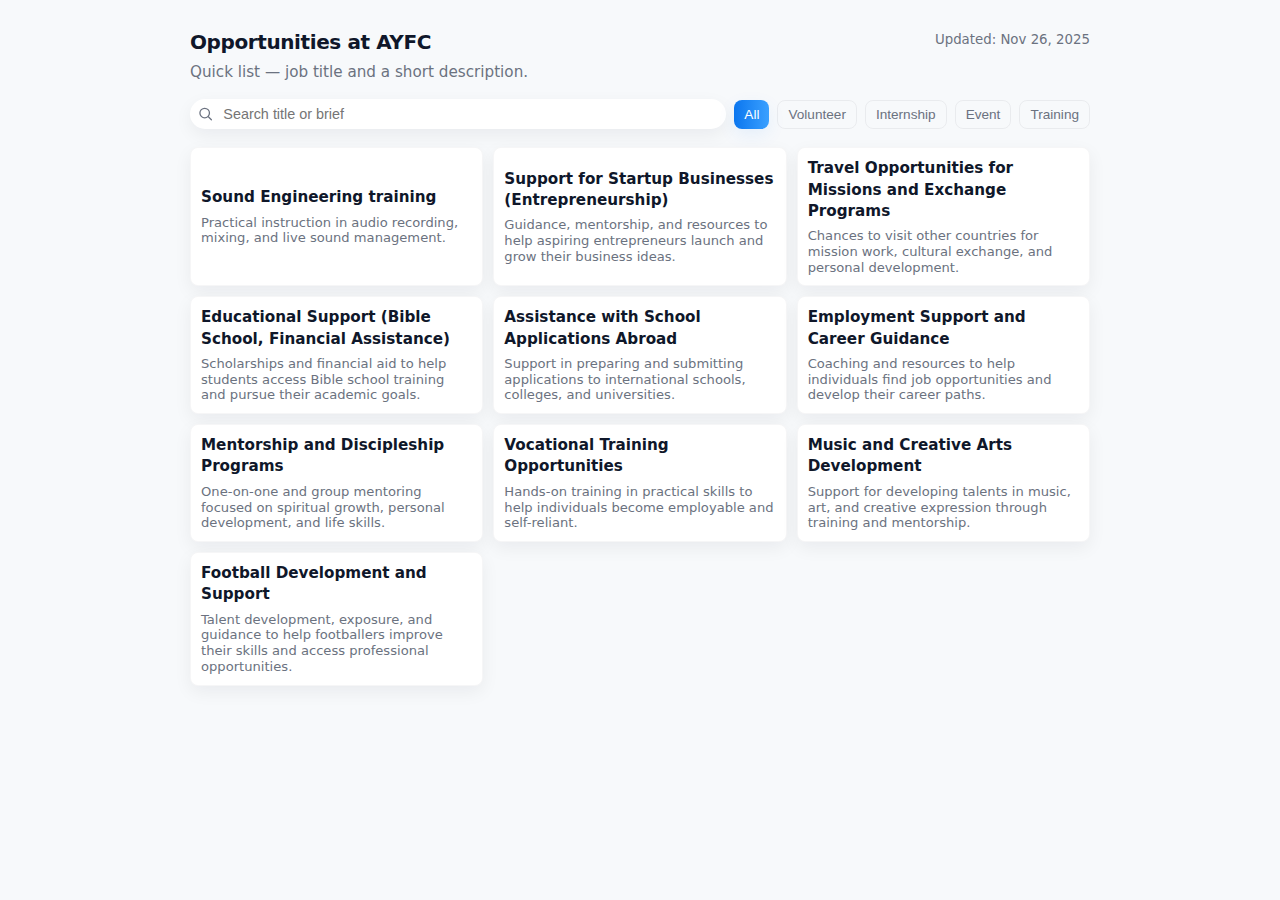
<file: pages/opportunities.html>
<!DOCTYPE html>
<html lang="en">
<head>
    <meta charset="UTF-8">
    <meta name="viewport" content="width=device-width, initial-scale=1.0">
    <title>The Opportunities of AYFC</title>
    <style>
        :root{
            --bg:#f7f9fb;
            --card:#ffffff;
            --accent:#0b76ef;
            --muted:#6b7280;
            --radius:8px;
            --shadow: 0 6px 18px rgba(16,24,40,0.06);
            font-family: Inter, system-ui, -apple-system, "Segoe UI", Roboto, "Helvetica Neue", Arial;
        }
        body{
            margin:0;
            background:var(--bg);
            color:#0f172a;
            -webkit-font-smoothing:antialiased;
            -moz-osx-font-smoothing:grayscale;
            line-height:1.4;
            padding:28px;
        }
        .container{
            max-width:900px;
            margin:0 auto;
        }
        header.page-head{
            display:flex;
            align-items:flex-start;
            justify-content:space-between;
            gap:12px;
            margin-bottom:16px;
        }
        header .title{ flex:1; }
        header h1{
            margin:0 0 6px 0;
            font-size:1.25rem;
            letter-spacing:-0.02em;
        }
        header p{ margin:0; color:var(--muted); font-size:0.95rem; }

        .controls{
            display:flex;
            gap:8px;
            align-items:center;
            margin:14px 0 18px 0;
            flex-wrap:wrap;
        }
        .search{
            flex:1;
            min-width:180px;
            display:flex;
            background:var(--card);
            padding:6px 8px;
            border-radius:999px;
            box-shadow:var(--shadow);
            align-items:center;
            gap:8px;
        }
        .search input{
            border:0;
            outline:0;
            font-size:0.9rem;
            background:transparent;
            width:100%;
        }
        .filters{ display:flex; gap:8px; flex-wrap:wrap; }
        .filters button{
            background:transparent;
            border:1px solid rgba(15,23,42,0.06);
            padding:6px 10px;
            border-radius:8px;
            cursor:pointer;
            color:var(--muted);
            font-size:0.85rem;
        }
        .filters button.active{
            background:linear-gradient(90deg,var(--accent),#3aa0ff);
            color:white;
            border:0;
            box-shadow:0 6px 18px rgba(11,118,239,0.08);
        }

        /* Smaller, very simple cards */
        .opportunities-grid{
            display:grid;
            grid-template-columns:repeat(auto-fill,minmax(220px,1fr));
            gap:10px;
        }
        .opportunity{
            background:var(--card);
            border-radius:var(--radius);
            padding:10px;
            box-shadow:var(--shadow);
            display:flex;
            flex-direction:column;
            gap:6px;
            transition:transform .12s ease, box-shadow .12s ease;
            border:1px solid rgba(15,23,42,0.04);
            min-height:60px;
            align-items:flex-start;
            justify-content:center;
        }
        .opportunity:hover{
            transform:translateY(-4px);
            box-shadow:0 10px 24px rgba(16,24,40,0.08);
        }
        .opportunity h3{
            margin:0;
            font-size:0.95rem;
            font-weight:700;
        }
        .opportunity p{
            margin:0;
            color:var(--muted);
            font-size:0.82rem;
            line-height:1.2;
        }

        /* hide previous complex elements if any remain */
        .opportunity .meta,
        .opportunity .tags,
        .opportunity .actions,
        .badge,
        .tag,
        .btn { display:none; }

        @media (max-width:520px){
            header{ flex-direction:column; align-items:flex-start; gap:8px; }
            .opportunities-grid{ grid-template-columns:repeat(auto-fill,minmax(180px,1fr)); gap:8px; }
        }
    </style>
</head>
<body>
    <main class="container">
        <header class="page-head">
            <div class="title">
                <h1>Opportunities at AYFC</h1>
                <p>Quick list — job title and a short description.</p>
            </div>
            <div style="text-align:right">
                <small style="color:var(--muted)">Updated: Nov 26, 2025</small>
            </div>
        </header>

        <div class="controls">
            <div class="search" role="search">
                <svg width="16" height="16" viewBox="0 0 24 24" fill="none" aria-hidden><path stroke="var(--muted)" stroke-width="2" stroke-linecap="round" stroke-linejoin="round" d="M21 21l-4.35-4.35M10.5 18a7.5 7.5 0 1 1 0-15 7.5 7.5 0 0 1 0 15z"/></svg>
                <input id="search" type="search" placeholder="Search title or brief" aria-label="Search opportunities">
            </div>

            <div class="filters" role="tablist" aria-label="Filter opportunities">
                <button class="filter-btn active" data-filter="all">All</button>
                <button class="filter-btn" data-filter="volunteer">Volunteer</button>
                <button class="filter-btn" data-filter="internship">Internship</button>
                <button class="filter-btn" data-filter="event">Event</button>
                <button class="filter-btn" data-filter="training">Training</button>
            </div>
        </div>

        <section class="opportunities-grid" id="list">
            <!-- Simplified items: only title + short brief -->
            <article class="opportunity" data-type="volunteer" data-keywords="community outreach">
                <h3>Sound Engineering training</h3>
                <p>Practical instruction in audio recording, mixing, and live sound management.</p>
            </article>

            <article class="opportunity" data-type="internship" data-keywords="marketing digital remote">
                <h3>Support for Startup Businesses (Entrepreneurship)</h3>
                <p>Guidance, mentorship, and resources to help aspiring entrepreneurs launch and grow their business ideas.</p>
            </article>

            <article class="opportunity" data-type="event" data-keywords="forum networking">
                <h3>Travel Opportunities for Missions and Exchange Programs</h3>
                <p>Chances to visit other countries for mission work, cultural exchange, and personal development.</p>
            </article>

            <article class="opportunity" data-type="training" data-keywords="leadership workshop">
                <h3>Educational Support (Bible School, Financial Assistance)</h3>
                <p>Scholarships and financial aid to help students access Bible school training and pursue their academic goals.</p>
            </article>

            <article class="opportunity" data-type="volunteer" data-keywords="mentorship youth">
                <h3>Assistance with School Applications Abroad</h3>
                <p>Support in preparing and submitting applications to international schools, colleges, and universities.</p>
            </article>

            <article class="opportunity" data-type="internship" data-keywords="research policy">
                <h3>Employment Support and Career Guidance</h3>
                <p>Coaching and resources to help individuals find job opportunities and develop their career paths.</p>
            </article>

            <article class="opportunity" data-type="internship" data-keywords="research policy">
                <h3>Mentorship and Discipleship Programs</h3>
                <p>One-on-one and group mentoring focused on spiritual growth, personal development, and life skills.</p>
            </article>

            <article class="opportunity" data-type="internship" data-keywords="research policy">
                <h3>Vocational Training Opportunities</h3>
                <p>Hands-on training in practical skills to help individuals become employable and self-reliant.</p>
            </article>

            <article class="opportunity" data-type="internship" data-keywords="research policy">
                <h3>Music and Creative Arts Development</h3>
                <p>Support for developing talents in music, art, and creative expression through training and mentorship.</p>
            </article>

            <article class="opportunity" data-type="internship" data-keywords="research policy">
                <h3>Football Development and Support</h3>
                <p>Talent development, exposure, and guidance to help footballers improve their skills and access professional opportunities.</p>
            </article>

            <!-- Add more items using the same minimal structure -->
        </section>
    </main>

    <script>
        (function(){
            const search = document.getElementById('search');
            const buttons = Array.from(document.querySelectorAll('.filter-btn'));
            const list = document.getElementById('list');
            const items = Array.from(list.querySelectorAll('.opportunity'));
            let activeFilter = 'all';

            function normalize(s){ return (s||'').toLowerCase(); }

            function matches(item, term, filter){
                const type = item.dataset.type || '';
                if(filter !== 'all' && type !== filter) return false;
                if(!term) return true;
                const title = normalize(item.querySelector('h3').textContent);
                const desc = normalize(item.querySelector('p').textContent);
                const keys = normalize(item.dataset.keywords || '');
                return title.includes(term) || desc.includes(term) || keys.includes(term);
            }

            function render(){
                const term = normalize(search.value.trim());
                items.forEach(it => {
                    it.style.display = matches(it, term, activeFilter) ? '' : 'none';
                });
            }

            search.addEventListener('input', render);

            buttons.forEach(btn => {
                btn.addEventListener('click', () => {
                    buttons.forEach(b => b.classList.remove('active'));
                    btn.classList.add('active');
                    activeFilter = btn.dataset.filter || 'all';
                    render();
                });
            });

            window.addEventListener('keydown', e => {
                if(e.key === '/') {
                    if(document.activeElement.tagName.toLowerCase() !== 'input') {
                        e.preventDefault();
                        search.focus();
                    }
                }
            });

            render();
        })();
    </script>
</body>
</html>
</file>
